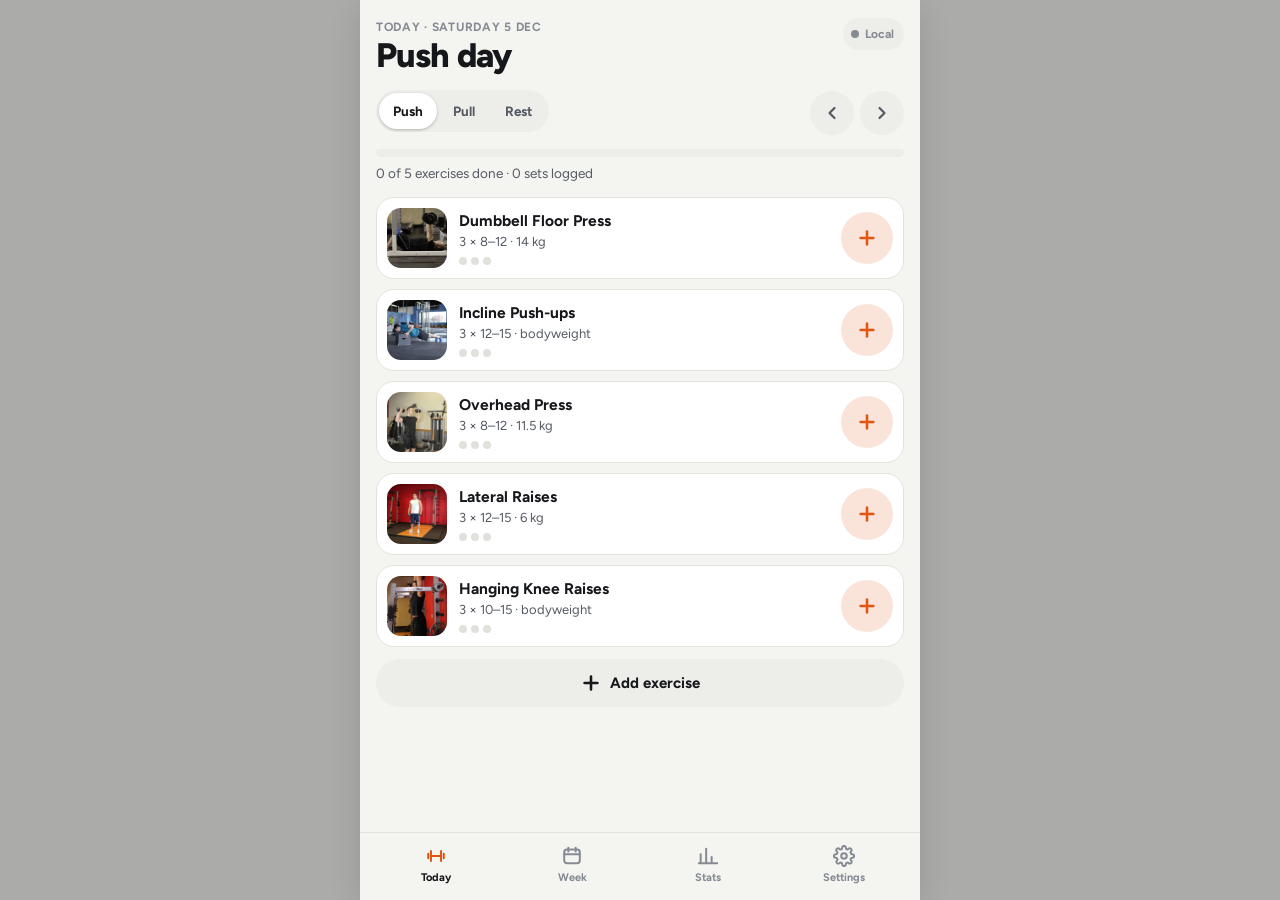
<file: docs/index.html>
<!DOCTYPE html>
<html lang="en">
<head>
<meta charset="utf-8">
<meta name="viewport" content="width=device-width, initial-scale=1, viewport-fit=cover">
<title>Gym Tracker</title>
<meta name="description" content="Personal workout tracker">
<meta name="theme-color" content="#0e0f11">
<meta name="mobile-web-app-capable" content="yes">
<meta name="apple-mobile-web-app-capable" content="yes">
<meta name="apple-mobile-web-app-status-bar-style" content="black-translucent">
<meta name="apple-mobile-web-app-title" content="Gym">
<link rel="manifest" href="manifest.json">
<link rel="icon" href="icons/icon-192.png">
<link rel="apple-touch-icon" href="icons/icon-192.png">
<link rel="preload" href="fonts/figtree-latin.woff2" as="font" type="font/woff2" crossorigin>
<link rel="stylesheet" href="css/app.css">
<script>
  // Apply the saved theme before first paint to avoid a flash.
  try {
    var t = (JSON.parse(localStorage.getItem('gym-tracker-prefs')) || {}).theme;
    if (t === 'dark' || t === 'light') document.documentElement.setAttribute('data-theme', t);
  } catch (e) {}
</script>
</head>
<body>
<div id="frame">
  <div id="app"></div>
  <div id="timer" hidden></div>
  <div id="overlay"></div>
  <nav id="nav" aria-label="Main"></nav>
  <input type="file" id="importFile" accept="application/json,.json" hidden>
</div>
<noscript>Gym Tracker needs JavaScript.</noscript>
<script type="module" src="js/app.js"></script>
</body>
</html>
</file>
<file: docs/css/app.css>
@font-face { font-family: 'Figtree'; font-style: normal; font-weight: 400 800; font-display: swap;
  src: url("../fonts/figtree-latin-ext.woff2") format('woff2');
  unicode-range: U+0100-02BA, U+02BD-02C5, U+02C7-02CC, U+02CE-02D7, U+02DD-02FF, U+0304, U+0308, U+0329, U+1D00-1DBF, U+1E00-1E9F, U+1EF2-1EFF, U+2020, U+20A0-20AB, U+20AD-20C0, U+2113, U+2C60-2C7F, U+A720-A7FF; }
@font-face { font-family: 'Figtree'; font-style: normal; font-weight: 400 800; font-display: swap;
  src: url("../fonts/figtree-latin.woff2") format('woff2');
  unicode-range: U+0000-00FF, U+0131, U+0152-0153, U+02BB-02BC, U+02C6, U+02DA, U+02DC, U+0304, U+0308, U+0329, U+2000-206F, U+20AC, U+2122, U+2191, U+2193, U+2212, U+2215, U+FEFF, U+FFFD; }

/* ───────── Tokens: dark first, light by preference ───────── */
:root {
  color-scheme: dark;
  --bg: #0e0f11;
  --surface: #17191c;
  --surface-2: #202328;
  --surface-3: #2b2f35;
  --line: #2a2e34;
  --text: #f2f3f5;
  --text-2: #a7acb4;
  --text-3: #737881;
  --accent: #ff7a3d;
  --accent-strong: #ff8f5c;
  --accent-ink: #1b0c03;
  --accent-soft: color-mix(in srgb, var(--accent) 16%, var(--surface));
  --good: #3ecf8e;
  --good-soft: color-mix(in srgb, var(--good) 16%, var(--surface));
  --danger: #ff5d5d;
  --shadow: 0 8px 30px rgba(0, 0, 0, 0.45);
  --radius: 18px;
  --radius-sm: 12px;
  --img-bg: #f3f3f1;
}
:root[data-theme="light"] {
  color-scheme: light;
  --bg: #f4f4f1;
  --surface: #ffffff;
  --surface-2: #ededea;
  --surface-3: #e0e0dc;
  --line: #e2e2dd;
  --text: #15171a;
  --text-2: #555a62;
  --text-3: #868b93;
  --accent: #e2560f;
  --accent-strong: #c94a0a;
  --accent-ink: #ffffff;
  --good: #1a9a5f;
  --danger: #d43b3b;
  --shadow: 0 8px 30px rgba(20, 20, 20, 0.12);
  --img-bg: #ffffff;
}
@media (prefers-color-scheme: light) {
  :root:not([data-theme="dark"]) {
    color-scheme: light;
    --bg: #f4f4f1;
    --surface: #ffffff;
    --surface-2: #ededea;
    --surface-3: #e0e0dc;
    --line: #e2e2dd;
    --text: #15171a;
    --text-2: #555a62;
    --text-3: #868b93;
    --accent: #e2560f;
    --accent-strong: #c94a0a;
    --accent-ink: #ffffff;
    --good: #1a9a5f;
    --danger: #d43b3b;
    --shadow: 0 8px 30px rgba(20, 20, 20, 0.12);
    --img-bg: #ffffff;
  }
}

*, *::before, *::after { box-sizing: border-box; }
html, body { height: 100%; }
body {
  margin: 0; background: var(--bg); color: var(--text);
  font-family: 'Figtree', system-ui, -apple-system, sans-serif; font-size: 15px; line-height: 1.5;
  -webkit-tap-highlight-color: transparent; -webkit-font-smoothing: antialiased;
}
button, input, select { font: inherit; color: inherit; }
button { cursor: pointer; }
:focus { outline: none; }
:focus-visible { outline: 2px solid var(--accent); outline-offset: 2px; }
::selection { background: color-mix(in srgb, var(--accent) 35%, transparent); }
[hidden] { display: none !important; }

#frame {
  height: 100dvh; max-width: 560px; margin: 0 auto; position: relative; overflow: hidden;
  display: flex; flex-direction: column; background: var(--bg);
}
@media (min-width: 600px) {
  body { background: color-mix(in srgb, var(--bg) 70%, #000); }
  :root[data-theme="light"] body { background: #e6e6e2; }
  #frame { box-shadow: var(--shadow); }
}
#app { flex: 1; min-height: 0; display: flex; flex-direction: column; }
#frame.timer-on .screen { padding-bottom: 200px; }
.screen {
  flex: 1; overflow-y: auto; overflow-x: hidden; -webkit-overflow-scrolling: touch;
  padding: calc(18px + env(safe-area-inset-top)) 16px 120px;
}

/* ───────── Type ───────── */
.kicker { font-size: 12px; letter-spacing: 0.06em; text-transform: uppercase; font-weight: 700; color: var(--text-3); }
.title { font-size: 34px; line-height: 1.08; font-weight: 800; letter-spacing: -0.02em; margin: 2px 0 0; }
.title-sm { font-size: 26px; line-height: 1.15; font-weight: 800; letter-spacing: -0.015em; margin: 0; }
.sub { font-size: 13.5px; color: var(--text-2); }
.muted { color: var(--text-3); }
.accent { color: var(--accent); }
.section-label { font-size: 12px; letter-spacing: 0.06em; text-transform: uppercase; font-weight: 700; color: var(--text-3); margin: 22px 4px 10px; }
.num { font-variant-numeric: tabular-nums; }

/* ───────── Surfaces ───────── */
.card { background: var(--surface); border-radius: var(--radius); padding: 16px; border: 1px solid var(--line); }
.card + .card { margin-top: 10px; }
.card-title { font-weight: 700; font-size: 15px; }
.row { display: flex; align-items: center; gap: 10px; }
.between { display: flex; align-items: center; justify-content: space-between; gap: 10px; }
.stack { display: flex; flex-direction: column; gap: 10px; }
.divider { height: 1px; background: var(--line); margin: 14px 0; }

/* ───────── Buttons ───────── */
.btn {
  display: inline-flex; align-items: center; justify-content: center; gap: 8px;
  min-height: 48px; padding: 0 20px; border-radius: 999px; border: none;
  background: var(--accent); color: var(--accent-ink); font-weight: 700; font-size: 15px;
  transition: transform 0.08s ease, background 0.15s ease;
}
.btn:active { transform: scale(0.98); background: var(--accent-strong); }
.btn-block { width: 100%; }
.btn-lg { min-height: 56px; font-size: 16.5px; }
.btn-good { background: var(--good); color: #04140c; }
.btn-ghost { background: var(--surface-2); color: var(--text); }
.btn-ghost:active { background: var(--surface-3); }
.btn-danger { background: transparent; color: var(--danger); border: 1.5px solid color-mix(in srgb, var(--danger) 40%, transparent); }
.btn-sm { min-height: 38px; padding: 0 14px; font-size: 13.5px; }
.link-btn { background: none; border: none; color: var(--accent); font-weight: 700; font-size: 14px; padding: 8px 4px; }
.icon-btn {
  width: 44px; height: 44px; border-radius: 999px; border: none; background: var(--surface-2);
  display: inline-flex; align-items: center; justify-content: center; color: var(--text-2); flex: none;
}
.icon-btn:active { background: var(--surface-3); }
.icon-btn:disabled { opacity: 0.35; }
.icon-btn.plain { background: transparent; }

.seg { display: inline-flex; background: var(--surface-2); border-radius: 999px; padding: 3px; gap: 2px; }
.seg button {
  border: none; background: transparent; border-radius: 999px; padding: 7px 14px; min-height: 36px;
  font-size: 13.5px; font-weight: 700; color: var(--text-2);
}
.seg button.on { background: var(--surface); color: var(--text); box-shadow: 0 1px 3px rgba(0, 0, 0, 0.25); }
.seg.full { display: flex; }
.seg-scroll { max-width: 100%; overflow-x: auto; scrollbar-width: none; }
.seg-scroll::-webkit-scrollbar { display: none; }
.seg-scroll button { flex: none; white-space: nowrap; }
.seg.full button { flex: 1; }

.chips { display: flex; gap: 8px; overflow-x: auto; padding: 2px 0 6px; scrollbar-width: none; margin: 0 -16px; padding-left: 16px; padding-right: 16px; }
.chips::-webkit-scrollbar { display: none; }
.chip {
  flex: none; border: 1px solid var(--line); background: var(--surface); border-radius: 999px;
  padding: 8px 14px; font-size: 13.5px; font-weight: 600; color: var(--text-2);
}
.chip.on { background: var(--text); color: var(--bg); border-color: var(--text); }

.pill { display: inline-flex; align-items: center; gap: 4px; font-size: 11.5px; font-weight: 700; padding: 3px 9px; border-radius: 999px; background: var(--surface-2); color: var(--text-2); }
.pill-accent { background: var(--accent-soft); color: var(--accent); }
.pill-good { background: var(--good-soft); color: var(--good); }

.input {
  width: 100%; min-height: 48px; padding: 10px 16px; font-size: 15px; border-radius: var(--radius-sm);
  background: var(--surface-2); border: 1.5px solid transparent; color: var(--text); caret-color: var(--accent);
}
.input:focus { border-color: var(--accent); }
.field-label { font-size: 12.5px; font-weight: 700; color: var(--text-2); margin: 0 2px 6px; display: block; }

.toggle { position: relative; width: 50px; height: 30px; flex: none; }
.toggle input { position: absolute; opacity: 0; inset: 0; margin: 0; cursor: pointer; z-index: 1; }
.toggle span { position: absolute; inset: 0; border-radius: 999px; background: var(--surface-3); transition: background 0.15s; }
.toggle span::after { content: ''; position: absolute; top: 3px; left: 3px; width: 24px; height: 24px; border-radius: 999px; background: #fff; transition: transform 0.15s; box-shadow: 0 1px 3px rgba(0,0,0,.3); }
.toggle input:checked + span { background: var(--accent); }
.toggle input:checked + span::after { transform: translateX(20px); }
.setting-row { display: flex; align-items: center; justify-content: space-between; gap: 14px; padding: 12px 0; border-bottom: 1px solid var(--line); }
.setting-row:last-child { border-bottom: none; padding-bottom: 2px; }
.setting-row:first-child { padding-top: 2px; }

/* ───────── Today ───────── */
.today-head { display: flex; align-items: flex-start; justify-content: space-between; gap: 12px; }
.date-nav { display: flex; gap: 6px; margin-top: 4px; }
.progress-track { height: 8px; border-radius: 999px; background: var(--surface-2); overflow: hidden; margin: 14px 0 6px; }
.progress-fill { height: 100%; border-radius: 999px; background: var(--accent); transition: width 0.3s ease; }
.progress-fill.full { background: var(--good); }

.note-card { background: var(--accent-soft); border-radius: var(--radius); padding: 13px 15px; display: flex; gap: 10px; font-size: 14px; line-height: 1.45; margin-top: 12px; }
.note-card svg { flex: none; color: var(--accent); margin-top: 1px; }

.ex-list { display: flex; flex-direction: column; gap: 10px; margin-top: 14px; }
.ex-card {
  display: flex; align-items: center; gap: 12px; padding: 10px 10px 10px 10px; width: 100%; text-align: left;
  background: var(--surface); border: 1px solid var(--line); border-radius: var(--radius);
}
.ex-card:active { background: var(--surface-2); }
.ex-card.done { border-color: color-mix(in srgb, var(--good) 35%, var(--line)); }
.thumb { width: 60px; height: 60px; flex: none; border-radius: 14px; background: var(--img-bg); overflow: hidden; position: relative; }
.thumb > div { position: absolute; inset: 0; background-position: center; background-size: cover; background-repeat: no-repeat; }
.thumb .ph { display: flex; align-items: center; justify-content: center; background: var(--surface-2); color: var(--text-3); }
.ex-body { flex: 1; min-width: 0; }
.ex-name { font-weight: 700; font-size: 15.5px; line-height: 1.25; }
.ex-meta { font-size: 13px; color: var(--text-2); margin-top: 2px; }
.ex-tags { display: flex; gap: 6px; margin-top: 6px; flex-wrap: wrap; align-items: center; }
.set-dots { display: flex; gap: 4px; }
.set-dots i { width: 8px; height: 8px; border-radius: 99px; background: var(--surface-3); display: block; }
.set-dots i.on { background: var(--accent); }
.ex-card.done .set-dots i.on { background: var(--good); }
.quick {
  width: 52px; height: 52px; flex: none; border-radius: 999px; border: none;
  display: flex; align-items: center; justify-content: center;
  background: var(--accent-soft); color: var(--accent); font-weight: 800; font-size: 13px;
}
.quick:active { transform: scale(0.95); }
.quick.done { background: var(--good); color: #04140c; }

.empty { text-align: center; padding: 34px 20px; }
.empty .big { font-size: 22px; font-weight: 800; }

/* ───────── Detail / logger ───────── */
.photos { display: grid; grid-template-columns: 1fr 1fr; gap: 8px; }
.photos.one { grid-template-columns: 1fr; max-width: 60%; margin: 0 auto; }
.photo { border-radius: var(--radius-sm); background: var(--img-bg); overflow: hidden; aspect-ratio: 5 / 4; position: relative; border: none; padding: 0; width: 100%; }
.photo > div { position: absolute; inset: 0; background: center / cover no-repeat; }
.photo-cap { font-size: 11.5px; text-align: center; color: var(--text-3); margin-top: 4px; }

.logger { margin-top: 14px; }
.set-list { margin: 4px 0 8px; }
.set-line { display: flex; align-items: center; gap: 10px; padding: 6px 0; border-bottom: 1px solid var(--line); }
.set-line:last-child { border-bottom: none; }
.set-line.editing { background: var(--accent-soft); border-radius: 10px; padding-left: 6px; }
.set-no { width: 26px; height: 26px; flex: none; border-radius: 999px; background: var(--surface-2); color: var(--text-2); font-size: 12.5px; font-weight: 800; display: flex; align-items: center; justify-content: center; }
.set-no.pr { background: var(--accent); color: var(--accent-ink); }
.set-txt { flex: 1; background: none; border: none; text-align: left; padding: 6px 0; font-size: 15px; }
.steppers { display: grid; grid-template-columns: 1fr; gap: 8px; margin-top: 12px; }
.stepper { background: var(--surface-2); border-radius: var(--radius); padding: 8px; display: flex; flex-wrap: wrap; align-items: center; gap: 8px; }
.jumps { width: 100%; display: grid; grid-template-columns: repeat(4, 1fr); gap: 6px; }
.jumps button { height: 42px; border: none; border-radius: 999px; background: var(--surface); font-weight: 800; font-size: 14.5px; color: var(--text-2); font-variant-numeric: tabular-nums; touch-action: manipulation; }
.jumps button:active { background: var(--surface-3); color: var(--text); }
.stepper-label { width: 64px; flex: none; padding-left: 8px; font-size: 12px; font-weight: 700; color: var(--text-2); text-transform: uppercase; letter-spacing: 0.05em; line-height: 1.2; }
.stepper-ctl { flex: 1; display: flex; align-items: center; justify-content: space-between; gap: 4px; }
.stepper-ctl button {
  width: 52px; height: 52px; flex: none; border-radius: 999px; border: none; background: var(--surface);
  font-size: 24px; font-weight: 500; display: flex; align-items: center; justify-content: center; color: var(--text);
}
.stepper-ctl button:active { background: var(--surface-3); }
.stepper-ctl button { touch-action: manipulation; -webkit-user-select: none; user-select: none; -webkit-touch-callout: none; }
.stepper-ctl input {
  width: 100%; min-width: 0; text-align: center; font-size: 30px; font-weight: 800; border: none; background: transparent;
  padding: 0; font-variant-numeric: tabular-nums; -moz-appearance: textfield; appearance: textfield; letter-spacing: -0.02em;
}
.stepper-ctl input::-webkit-outer-spin-button, .stepper-ctl input::-webkit-inner-spin-button { -webkit-appearance: none; margin: 0; }
.bw-note { display: flex; align-items: center; justify-content: center; color: var(--text-3); font-weight: 700; }

.stat-grid { display: grid; grid-template-columns: 1fr 1fr; gap: 10px; }
.stat-grid.three { grid-template-columns: 1fr 1fr 1fr; }
.stat { background: var(--surface); border: 1px solid var(--line); border-radius: var(--radius); padding: 12px 14px; }
.stat-label { font-size: 12.5px; color: var(--text-2); font-weight: 600; }
.stat-value { font-size: 24px; font-weight: 800; letter-spacing: -0.02em; margin-top: 2px; line-height: 1.15; }
.stat-value small { font-size: 13px; font-weight: 700; color: var(--text-2); letter-spacing: 0; margin-left: 2px; }
.stat-delta { font-size: 12px; color: var(--text-3); margin-top: 2px; }

.how { display: flex; flex-direction: column; gap: 10px; }
.how-step { display: flex; gap: 10px; font-size: 14px; line-height: 1.45; }
.how-step b { width: 24px; height: 24px; flex: none; border-radius: 999px; background: var(--surface-2); color: var(--text-2); font-size: 12px; display: flex; align-items: center; justify-content: center; }
.mus-figs { display: flex; justify-content: center; gap: 36px; margin-top: 6px; }
.mus-legend { display: flex; gap: 16px; justify-content: center; margin-top: 8px; font-size: 12px; color: var(--text-2); }
.mus-legend span { display: inline-flex; align-items: center; gap: 6px; }
.mus-legend i { width: 10px; height: 10px; border-radius: 99px; display: block; }

.history-row { display: flex; gap: 12px; padding: 9px 0; border-bottom: 1px solid var(--line); font-size: 14px; }
.history-row:last-child { border-bottom: none; }
.history-row .d { width: 64px; flex: none; color: var(--text-3); }

/* ───────── Week ───────── */
.day-row {
  display: flex; align-items: center; gap: 12px; padding: 11px 12px; border-radius: var(--radius);
  background: var(--surface); border: 1px solid var(--line); width: 100%; text-align: left;
}
.day-row.today { border-color: var(--accent); }
.day-row.rest, .day-row.missed { background: transparent; }
.day-badge {
  width: 44px; height: 44px; flex: none; border-radius: 14px; display: flex; flex-direction: column;
  align-items: center; justify-content: center; background: var(--surface-2); line-height: 1.05;
}
.day-badge b { font-size: 16px; font-weight: 800; }
.day-badge span { font-size: 10.5px; font-weight: 700; color: var(--text-3); text-transform: uppercase; }
.day-badge.full { background: var(--good); color: #04140c; }
.day-badge.full span { color: #04140c; opacity: 0.7; }
.mini-track { width: 58px; flex: none; }
.mini-track > div { height: 6px; border-radius: 999px; background: var(--surface-3); overflow: hidden; }
.mini-track > div > div { height: 100%; background: var(--accent); border-radius: 999px; }
.mini-track.full > div > div { background: var(--good); }
.mini-track small { display: block; text-align: right; font-size: 11px; color: var(--text-3); margin-top: 3px; }

/* ───────── Charts ───────── */
.chart { width: 100%; height: auto; display: block; overflow: visible; }
.chart text { font-family: inherit; }
.c-grid { stroke: var(--line); stroke-width: 1; }
.c-tick { font-size: 10px; fill: var(--text-3); }
.c-line { fill: none; stroke: var(--accent); stroke-width: 2; stroke-linejoin: round; stroke-linecap: round; }
.c-area { fill: var(--accent); opacity: 0.1; stroke: none; }
.c-cross { stroke: var(--text-3); stroke-width: 1; opacity: 0.5; }
.c-dot { fill: var(--accent); stroke: var(--surface); stroke-width: 2; }
.c-dot-sel { stroke-width: 2.5; }
.chart [data-act] { cursor: pointer; }
.readout { display: flex; align-items: baseline; justify-content: space-between; gap: 10px; margin-top: 8px; padding: 10px 12px; border-radius: var(--radius-sm); background: var(--surface-2); font-size: 13.5px; }
.readout b.v { font-size: 17px; flex: none; }

.hm { stroke: none; }
.hm0 { fill: var(--surface-2); }
.hm1 { fill: color-mix(in srgb, var(--accent) 30%, var(--surface-2)); }
.hm2 { fill: color-mix(in srgb, var(--accent) 55%, var(--surface-2)); }
.hm3 { fill: color-mix(in srgb, var(--accent) 78%, var(--surface-2)); }
.hm4 { fill: var(--accent); }
.hm-sel { stroke: var(--text); stroke-width: 2; }
.hm-legend { display: flex; align-items: center; gap: 4px; justify-content: flex-end; font-size: 11.5px; color: var(--text-3); margin-top: 8px; }
.hm-legend span { margin: 0 4px; }

.bars { display: flex; flex-direction: column; gap: 9px; }
.bar-row { display: grid; grid-template-columns: 84px 1fr 34px; align-items: center; gap: 10px; font-size: 13px; }
.bar-label { color: var(--text-2); white-space: nowrap; overflow: hidden; text-overflow: ellipsis; }
.bar-track { position: relative; height: 14px; }
.bar-fill { position: absolute; left: 0; top: 0; bottom: 0; background: var(--accent); border-radius: 2px 4px 4px 2px; min-width: 3px; }
.bar-ref { position: absolute; top: -3px; bottom: -3px; width: 1px; background: var(--text-3); }
.bar-val { text-align: right; font-weight: 700; font-variant-numeric: tabular-nums; }

.pr-row { display: flex; align-items: center; gap: 12px; padding: 10px 0; border-bottom: 1px solid var(--line); }
.pr-row:last-child { border-bottom: none; }
.pr-row .n { flex: 1; min-width: 0; font-weight: 600; font-size: 14px; }
.pr-row .v { text-align: right; font-size: 14px; font-weight: 700; }
.pr-row .v small { display: block; font-size: 11.5px; color: var(--text-3); font-weight: 500; }

/* ───────── Chrome: nav, sync dot, timer, toast, sheets ───────── */
#nav {
  position: absolute; left: 0; right: 0; bottom: 0; z-index: 20;
  display: flex; padding: 6px 8px calc(8px + env(safe-area-inset-bottom));
  background: color-mix(in srgb, var(--bg) 86%, transparent); backdrop-filter: blur(14px); -webkit-backdrop-filter: blur(14px);
  border-top: 1px solid var(--line);
}
#nav button {
  flex: 1; border: none; background: none; display: flex; flex-direction: column; align-items: center; gap: 3px;
  padding: 6px 0; color: var(--text-3); font-size: 11px; font-weight: 700; min-height: 52px; border-radius: 14px;
}
#nav button.on { color: var(--text); }
#nav button.on svg { color: var(--accent); }

.sync-dot { display: inline-flex; align-items: center; gap: 6px; font-size: 12px; font-weight: 700; color: var(--text-3); background: var(--surface-2); border: none; border-radius: 999px; padding: 6px 10px 6px 8px; min-height: 32px; }
.sync-dot i { width: 8px; height: 8px; border-radius: 99px; background: var(--text-3); display: block; }
.sync-dot.idle i { background: var(--good); }
.sync-dot.syncing i { background: var(--accent); animation: pulse 1s ease-in-out infinite; }
.sync-dot.error i { background: var(--danger); }
.sync-dot.error { color: var(--danger); }
@keyframes pulse { 50% { opacity: 0.3; } }

#timer {
  position: absolute; left: 10px; right: 10px; z-index: 25;
  bottom: calc(76px + env(safe-area-inset-bottom));
  background: var(--text); color: var(--bg); border-radius: 20px; overflow: hidden; box-shadow: var(--shadow);
  animation: rise 0.22s ease-out;
}
.timer-bar { height: 4px; background: color-mix(in srgb, var(--bg) 20%, transparent); }
.timer-fill { height: 100%; background: var(--accent); transform-origin: left; transform: scaleX(0); }
.timer-row { display: flex; align-items: center; gap: 6px; padding: 8px 8px 8px 16px; }
.timer-main { flex: 1; display: flex; flex-direction: column; line-height: 1.1; min-width: 0; }
.timer-kicker { font-size: 11.5px; font-weight: 700; opacity: 0.65; white-space: nowrap; overflow: hidden; text-overflow: ellipsis; }
.timer-time { font-size: 26px; font-weight: 800; font-variant-numeric: tabular-nums; letter-spacing: -0.02em; }
.timer-done .timer-time { font-size: 19px; }
.timer-done { background: var(--good); color: #04140c; }
.timer-btn { border: none; border-radius: 999px; min-width: 50px; height: 44px; padding: 0 12px; font-weight: 800; font-size: 14px; background: color-mix(in srgb, var(--bg) 14%, transparent); color: inherit; }
.timer-skip { background: color-mix(in srgb, var(--bg) 24%, transparent); }

.toast {
  position: absolute; left: 50%; transform: translateX(-50%); z-index: 30;
  bottom: calc(84px + env(safe-area-inset-bottom));
  display: flex; align-items: center; gap: 10px; max-width: calc(100% - 24px);
  background: var(--surface-3); color: var(--text); font-size: 14px; font-weight: 600; border: 1px solid color-mix(in srgb, var(--text) 12%, transparent);
  padding: 10px 10px 10px 18px; border-radius: 999px; box-shadow: var(--shadow); animation: rise 0.22s ease-out;
}
.toast.pr { background: var(--accent); color: var(--accent-ink); }
.toast.has-timer { bottom: calc(160px + env(safe-area-inset-bottom)); }
.toast span { white-space: nowrap; overflow: hidden; text-overflow: ellipsis; }
.toast button { border: none; border-radius: 999px; padding: 6px 14px; font-weight: 800; font-size: 13px; background: color-mix(in srgb, var(--bg) 22%, transparent); color: inherit; flex: none; }
@keyframes rise { from { opacity: 0; transform: translate(var(--tx, 0), 10px); } to { opacity: 1; transform: translate(var(--tx, 0), 0); } }
.toast { --tx: -50%; }

.backdrop {
  position: absolute; inset: 0; z-index: 50; background: rgba(0, 0, 0, 0.55);
  display: flex; align-items: flex-end; justify-content: center; animation: fade 0.18s ease-out;
}
.sheet {
  width: 100%; max-height: 82%; overflow-y: auto; background: var(--surface); border-radius: 24px 24px 0 0;
  padding: 10px 16px calc(20px + env(safe-area-inset-bottom)); animation: slide 0.22s ease-out;
}
.sheet-grip { width: 40px; height: 5px; border-radius: 99px; background: var(--surface-3); margin: 0 auto 12px; }
.sheet-item { display: flex; align-items: center; gap: 12px; padding: 10px 4px; width: 100%; border: none; background: none; text-align: left; border-bottom: 1px solid var(--line); }
.sheet-item:last-child { border-bottom: none; }
.sheet-item .thumb { width: 44px; height: 44px; border-radius: 10px; }
.zoom { position: absolute; inset: 0; z-index: 60; background: rgba(0, 0, 0, 0.85); display: flex; flex-direction: column; align-items: center; justify-content: center; gap: 14px; padding: 20px; animation: fade 0.18s; }
.zoom-img { width: 100%; max-width: 520px; aspect-ratio: 5 / 4; border-radius: var(--radius); background: var(--img-bg) center / contain no-repeat; }
@keyframes fade { from { opacity: 0; } }
@keyframes slide { from { transform: translateY(40px); opacity: 0.5; } }

.banner { display: flex; gap: 12px; align-items: center; padding: 12px 14px; border-radius: var(--radius); background: var(--accent-soft); margin-top: 12px; font-size: 13.5px; width: 100%; border: none; text-align: left; }
.banner svg { flex: none; color: var(--accent); }
.banner.error { background: color-mix(in srgb, var(--danger) 14%, var(--surface)); }
.banner.error svg { color: var(--danger); }
</file>
